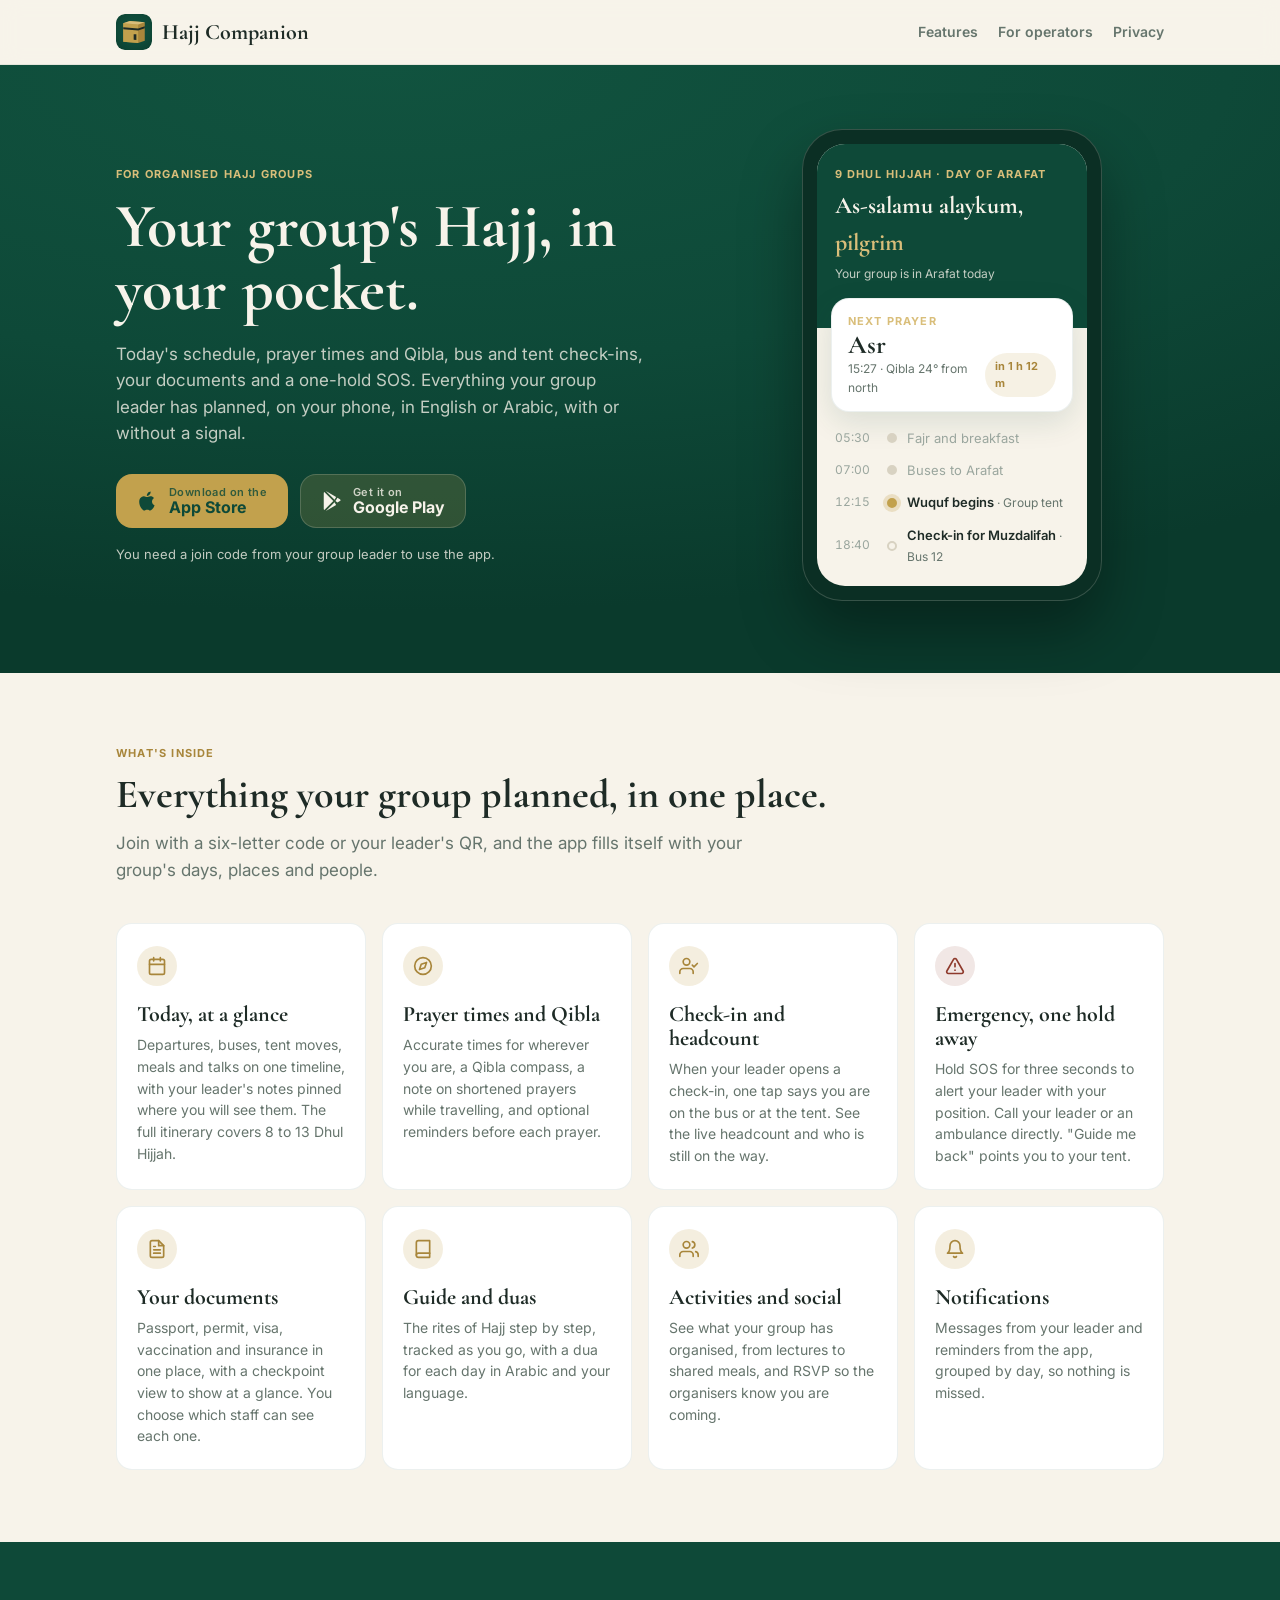
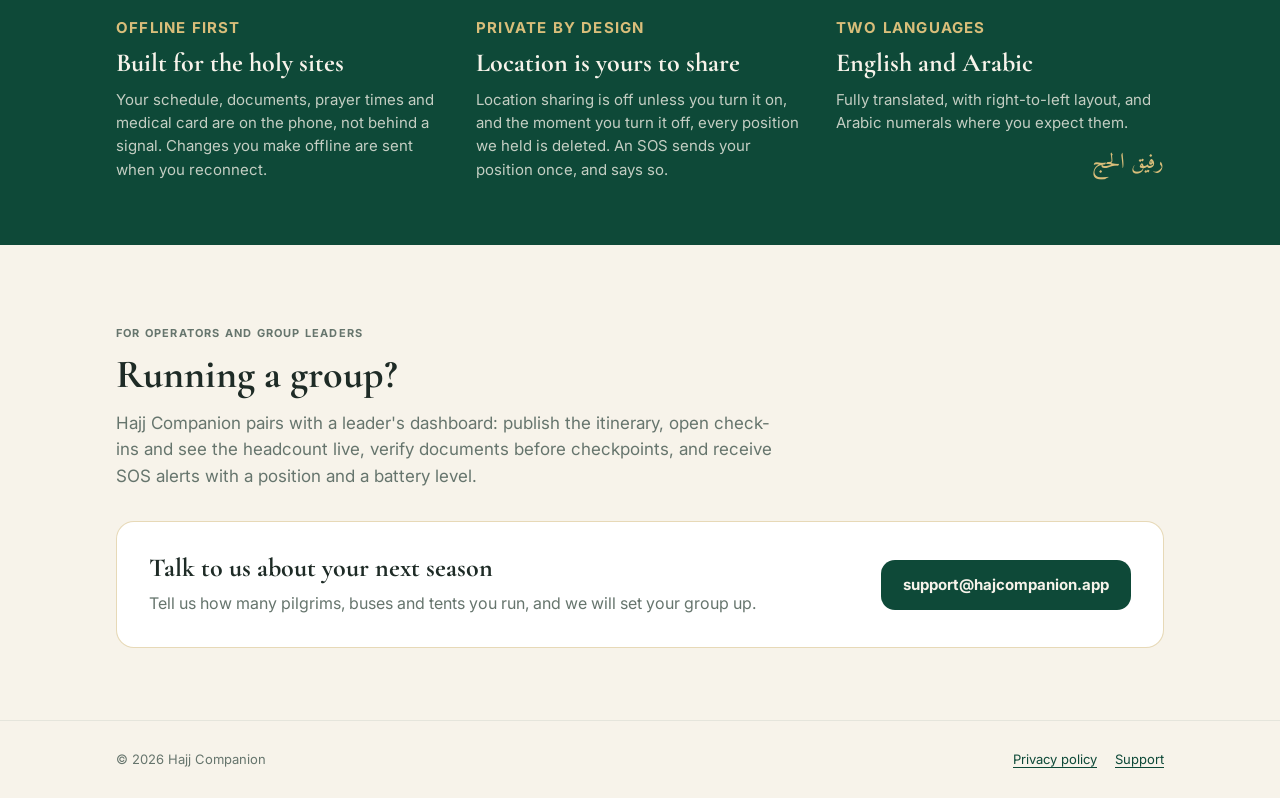
<file: index.html>
<!DOCTYPE html>
<html lang="en">
<head>
  <meta charset="utf-8">
  <meta name="viewport" content="width=device-width, initial-scale=1">
  <title>Hajj Companion — your group's Hajj, in your pocket</title>
  <meta name="description" content="Hajj Companion keeps pilgrims connected to their organised Hajj group: today's schedule, prayer times and Qibla, check-ins, documents and a one-hold SOS. Works offline in Mina and Arafat. English and Arabic.">
  <meta property="og:title" content="Hajj Companion">
  <meta property="og:description" content="Your group's Hajj, in your pocket. Schedule, prayer times, check-ins, documents and SOS, offline, in English and Arabic.">
  <meta property="og:type" content="website">
  <meta property="og:image" content="assets/icon.svg">
  <meta name="theme-color" content="#0E4938">
  <link rel="icon" href="assets/icon.svg" type="image/svg+xml">
  <link rel="preconnect" href="https://fonts.googleapis.com">
  <link rel="preconnect" href="https://fonts.gstatic.com" crossorigin>
  <link href="https://fonts.googleapis.com/css2?family=Amiri&family=Cormorant+Garamond:wght@600;700&family=Inter:wght@400;600;700&display=swap" rel="stylesheet">
  <link rel="stylesheet" href="assets/styles.css">
</head>
<body>

<header class="site-header">
  <div class="wrap">
    <a class="brand" href="index.html"><img src="assets/icon.svg" alt="" width="36" height="36">Hajj Companion</a>
    <nav class="site-nav" aria-label="Site">
      <a href="#features">Features</a>
      <a href="#operators">For operators</a>
      <a href="privacy.html">Privacy</a>
    </nav>
  </div>
</header>

<main>

<section class="hero on-dark">
  <div class="wrap">
    <div>
      <p class="eyebrow">For organised Hajj groups</p>
      <h1>Your group's Hajj, in your pocket.</h1>
      <p class="lede">Today's schedule, prayer times and Qibla, bus and tent check-ins, your documents and a one-hold SOS. Everything your group leader has planned, on your phone, in English or Arabic, with or without a signal.</p>
      <div class="store-row">
        <a class="store-btn" href="#" aria-label="Download on the App Store (coming soon)">
          <svg viewBox="0 0 24 24" fill="currentColor" aria-hidden="true"><path d="M16.37 12.65c-.03-2.6 2.13-3.85 2.22-3.91-1.21-1.77-3.09-2.01-3.76-2.04-1.6-.16-3.12.94-3.93.94-.81 0-2.06-.92-3.39-.89-1.74.03-3.35 1.01-4.25 2.57-1.81 3.14-.46 7.79 1.3 10.34.86 1.25 1.89 2.65 3.24 2.6 1.3-.05 1.79-.84 3.36-.84 1.57 0 2.01.84 3.39.81 1.4-.02 2.29-1.27 3.14-2.52.99-1.45 1.4-2.85 1.42-2.92-.03-.01-2.72-1.04-2.74-4.14zM13.8 5.01c.72-.87 1.2-2.08 1.07-3.28-1.03.04-2.28.69-3.02 1.55-.66.77-1.24 2-1.09 3.18 1.15.09 2.32-.58 3.04-1.45z"/></svg>
          <span><small>Download on the</small>App Store</span>
        </a>
        <a class="store-btn secondary" href="#" aria-label="Get it on Google Play (coming soon)">
          <svg viewBox="0 0 24 24" fill="currentColor" aria-hidden="true"><path d="M3.6 2.2 13.4 12 3.6 21.8c-.37-.2-.6-.6-.6-1.1V3.3c0-.5.23-.9.6-1.1zm11.2 8.4L5.3 1.1 16.5 7.6l-1.7 3zM17.9 8.4l2.7 1.6c1 .6 1 1.5 0 2.1l-2.7 1.6L15.8 12l2.1-3.6zM14.8 13.4l1.7 3-11.2 6.5 9.5-9.5z"/></svg>
          <span><small>Get it on</small>Google Play</span>
        </a>
      </div>
      <p class="hero-note">You need a join code from your group leader to use the app.</p>
    </div>

    <div class="phone" aria-hidden="true">
      <div class="screen">
        <div class="screen-top">
          <p class="eyebrow">9 Dhul Hijjah · Day of Arafat</p>
          <p class="greet">As-salamu alaykum, <em>pilgrim</em></p>
          <p class="sub">Your group is in Arafat today</p>
        </div>
        <div class="card next">
          <div>
            <p class="eyebrow">Next prayer</p>
            <p class="value">Asr</p>
            <p class="meta">15:27 · Qibla 24° from north</p>
          </div>
          <span class="pill">in 1 h 12 m</span>
        </div>
        <div class="timeline">
          <div class="row done"><span class="time">05:30</span><span class="dot done"></span><span class="title">Fajr and breakfast</span></div>
          <div class="row done"><span class="time">07:00</span><span class="dot done"></span><span class="title">Buses to Arafat</span></div>
          <div class="row"><span class="time">12:15</span><span class="dot now"></span><span class="title">Wuquf begins <span class="where">· Group tent</span></span></div>
          <div class="row"><span class="time">18:40</span><span class="dot"></span><span class="title">Check-in for Muzdalifah <span class="where">· Bus 12</span></span></div>
        </div>
      </div>
    </div>
  </div>
</section>

<section class="section" id="features">
  <div class="wrap">
    <p class="eyebrow">What's inside</p>
    <h2>Everything your group planned, in one place.</h2>
    <p class="intro">Join with a six-letter code or your leader's QR, and the app fills itself with your group's days, places and people.</p>

    <div class="features">
      <div class="feature">
        <div class="icon"><svg viewBox="0 0 24 24" fill="none" stroke="currentColor" stroke-width="2" stroke-linecap="round" stroke-linejoin="round"><rect x="3" y="4" width="18" height="18" rx="2"/><path d="M16 2v4M8 2v4M3 10h18"/></svg></div>
        <h3>Today, at a glance</h3>
        <p>Departures, buses, tent moves, meals and talks on one timeline, with your leader's notes pinned where you will see them. The full itinerary covers 8 to 13 Dhul Hijjah.</p>
      </div>
      <div class="feature">
        <div class="icon"><svg viewBox="0 0 24 24" fill="none" stroke="currentColor" stroke-width="2" stroke-linecap="round" stroke-linejoin="round"><circle cx="12" cy="12" r="10"/><path d="m16.24 7.76-2.12 6.36-6.36 2.12 2.12-6.36z"/></svg></div>
        <h3>Prayer times and Qibla</h3>
        <p>Accurate times for wherever you are, a Qibla compass, a note on shortened prayers while travelling, and optional reminders before each prayer.</p>
      </div>
      <div class="feature">
        <div class="icon"><svg viewBox="0 0 24 24" fill="none" stroke="currentColor" stroke-width="2" stroke-linecap="round" stroke-linejoin="round"><path d="M17 21v-2a4 4 0 0 0-4-4H5a4 4 0 0 0-4 4v2"/><circle cx="9" cy="7" r="4"/><path d="m16 11 2 2 4-4"/></svg></div>
        <h3>Check-in and headcount</h3>
        <p>When your leader opens a check-in, one tap says you are on the bus or at the tent. See the live headcount and who is still on the way.</p>
      </div>
      <div class="feature sos">
        <div class="icon"><svg viewBox="0 0 24 24" fill="none" stroke="currentColor" stroke-width="2" stroke-linecap="round" stroke-linejoin="round"><path d="m21.73 18-8-14a2 2 0 0 0-3.48 0l-8 14A2 2 0 0 0 4 21h16a2 2 0 0 0 1.73-3z"/><path d="M12 9v4M12 17h.01"/></svg></div>
        <h3>Emergency, one hold away</h3>
        <p>Hold SOS for three seconds to alert your leader with your position. Call your leader or an ambulance directly. "Guide me back" points you to your tent.</p>
      </div>
      <div class="feature">
        <div class="icon"><svg viewBox="0 0 24 24" fill="none" stroke="currentColor" stroke-width="2" stroke-linecap="round" stroke-linejoin="round"><path d="M14 2H6a2 2 0 0 0-2 2v16a2 2 0 0 0 2 2h12a2 2 0 0 0 2-2V8z"/><path d="M14 2v6h6M16 13H8M16 17H8M10 9H8"/></svg></div>
        <h3>Your documents</h3>
        <p>Passport, permit, visa, vaccination and insurance in one place, with a checkpoint view to show at a glance. You choose which staff can see each one.</p>
      </div>
      <div class="feature">
        <div class="icon"><svg viewBox="0 0 24 24" fill="none" stroke="currentColor" stroke-width="2" stroke-linecap="round" stroke-linejoin="round"><path d="M4 19.5A2.5 2.5 0 0 1 6.5 17H20"/><path d="M6.5 2H20v20H6.5A2.5 2.5 0 0 1 4 19.5v-15A2.5 2.5 0 0 1 6.5 2z"/></svg></div>
        <h3>Guide and duas</h3>
        <p>The rites of Hajj step by step, tracked as you go, with a dua for each day in Arabic and your language.</p>
      </div>
      <div class="feature">
        <div class="icon"><svg viewBox="0 0 24 24" fill="none" stroke="currentColor" stroke-width="2" stroke-linecap="round" stroke-linejoin="round"><path d="M17 21v-2a4 4 0 0 0-4-4H5a4 4 0 0 0-4 4v2"/><circle cx="9" cy="7" r="4"/><path d="M23 21v-2a4 4 0 0 0-3-3.87M16 3.13a4 4 0 0 1 0 7.75"/></svg></div>
        <h3>Activities and social</h3>
        <p>See what your group has organised, from lectures to shared meals, and RSVP so the organisers know you are coming.</p>
      </div>
      <div class="feature">
        <div class="icon"><svg viewBox="0 0 24 24" fill="none" stroke="currentColor" stroke-width="2" stroke-linecap="round" stroke-linejoin="round"><path d="M18 8A6 6 0 0 0 6 8c0 7-3 9-3 9h18s-3-2-3-9"/><path d="M13.73 21a2 2 0 0 1-3.46 0"/></svg></div>
        <h3>Notifications</h3>
        <p>Messages from your leader and reminders from the app, grouped by day, so nothing is missed.</p>
      </div>
    </div>
  </div>
</section>

<section class="strip on-dark">
  <div class="wrap">
    <div>
      <p class="eyebrow">Offline first</p>
      <h3>Built for the holy sites</h3>
      <p>Your schedule, documents, prayer times and medical card are on the phone, not behind a signal. Changes you make offline are sent when you reconnect.</p>
    </div>
    <div>
      <p class="eyebrow">Private by design</p>
      <h3>Location is yours to share</h3>
      <p>Location sharing is off unless you turn it on, and the moment you turn it off, every position we held is deleted. An SOS sends your position once, and says so.</p>
    </div>
    <div>
      <p class="eyebrow">Two languages</p>
      <h3>English and Arabic</h3>
      <p>Fully translated, with right-to-left layout, and Arabic numerals where you expect them.</p>
      <p class="ar" lang="ar">رفيق الحج</p>
    </div>
  </div>
</section>

<section class="section operators" id="operators">
  <div class="wrap">
    <p class="eyebrow">For operators and group leaders</p>
    <h2>Running a group?</h2>
    <p class="intro">Hajj Companion pairs with a leader's dashboard: publish the itinerary, open check-ins and see the headcount live, verify documents before checkpoints, and receive SOS alerts with a position and a battery level.</p>
    <div class="card-wide">
      <div>
        <h3>Talk to us about your next season</h3>
        <p>Tell us how many pilgrims, buses and tents you run, and we will set your group up.</p>
      </div>
      <a class="btn" href="mailto:support@hajcompanion.app">support@hajcompanion.app</a>
    </div>
  </div>
</section>

</main>

<footer class="site-footer">
  <div class="wrap">
    <span>© 2026 Hajj Companion</span>
    <nav aria-label="Legal">
      <a href="privacy.html">Privacy policy</a>
      <a href="mailto:support@hajcompanion.app">Support</a>
    </nav>
  </div>
</footer>

</body>
</html>
</file>
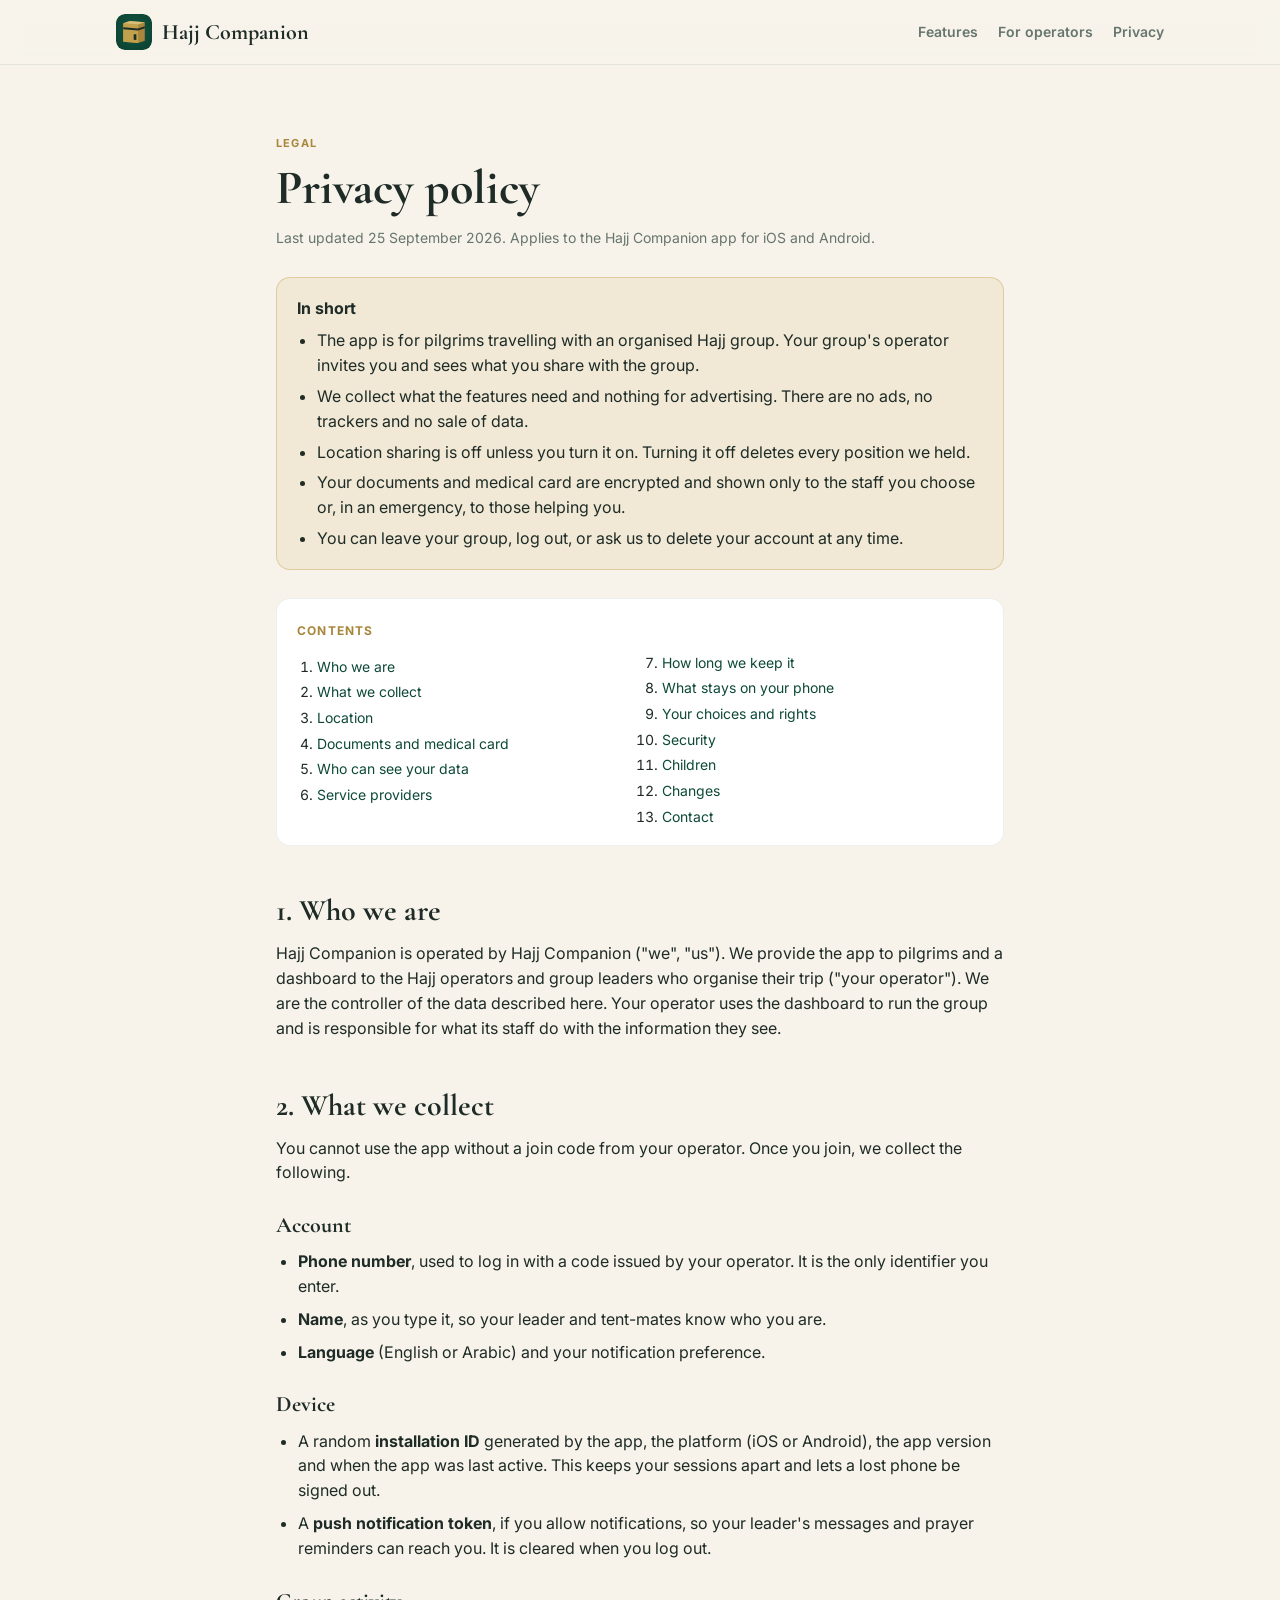
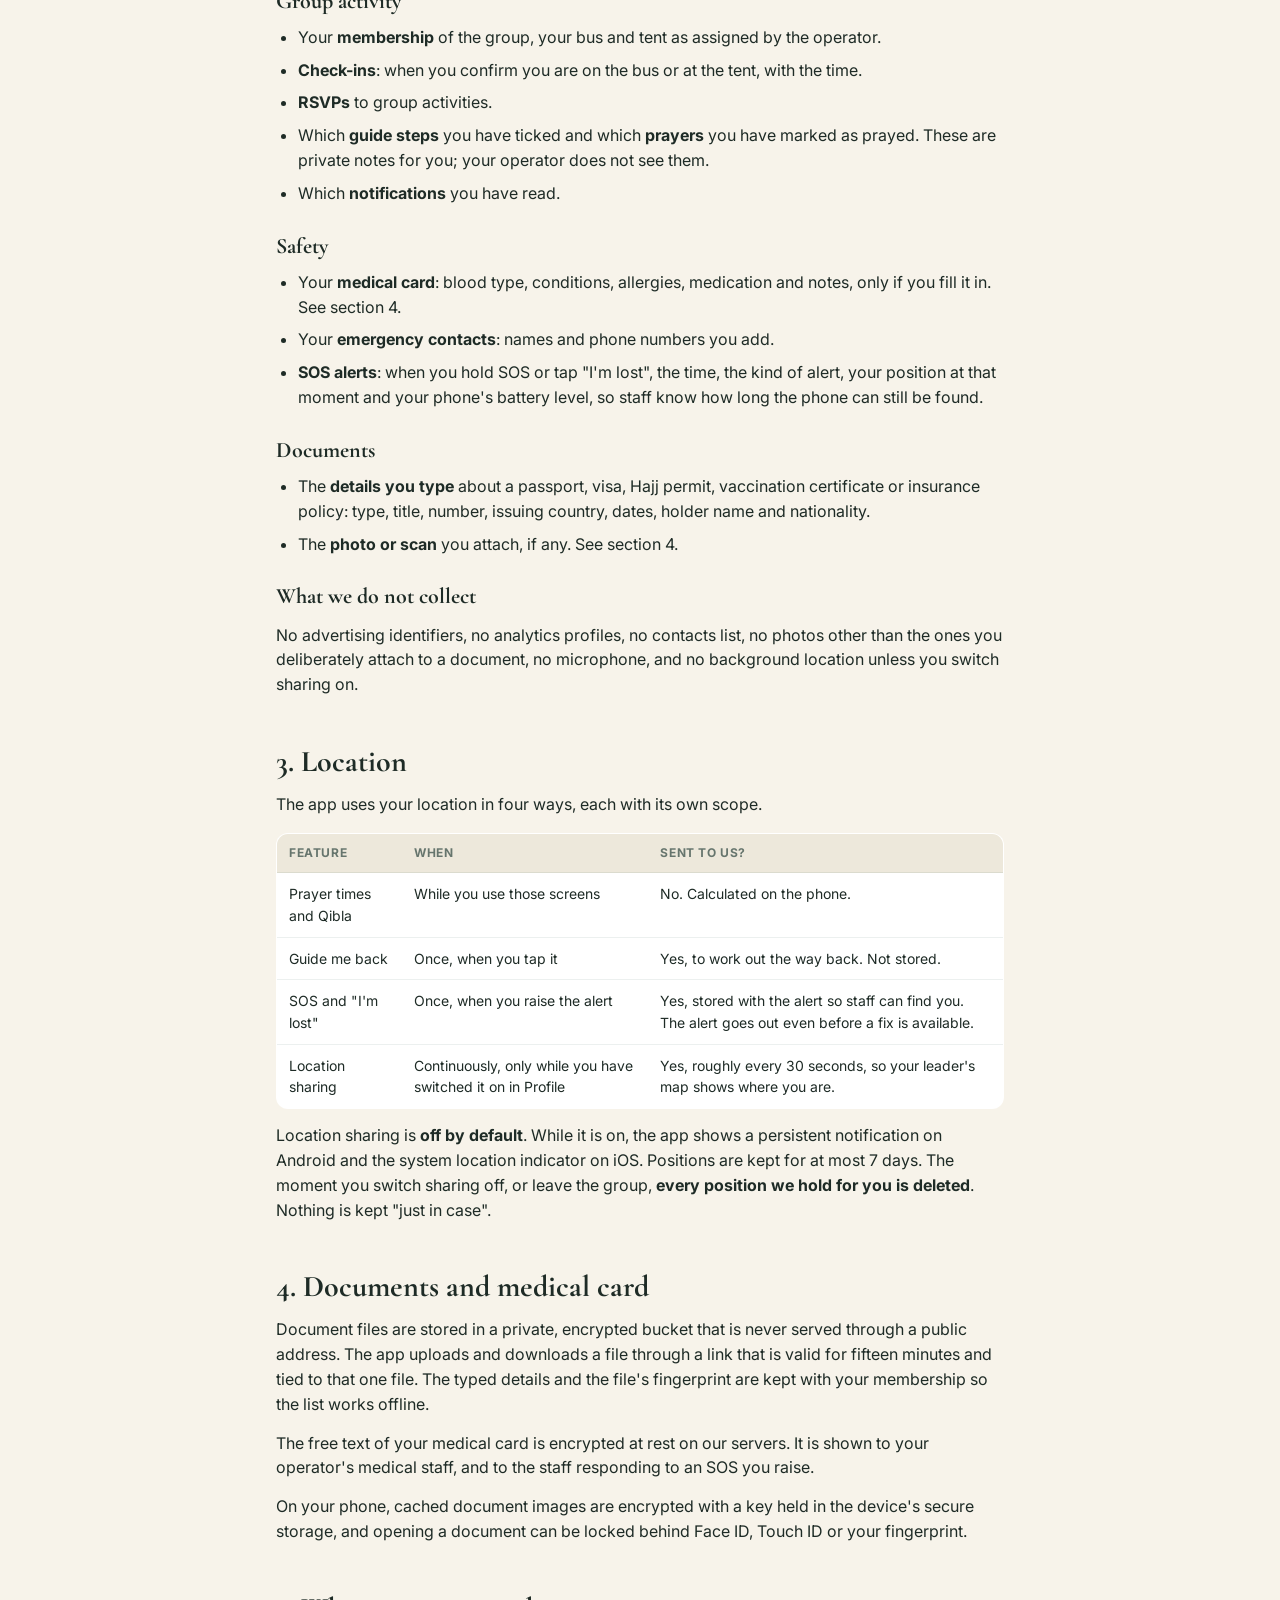
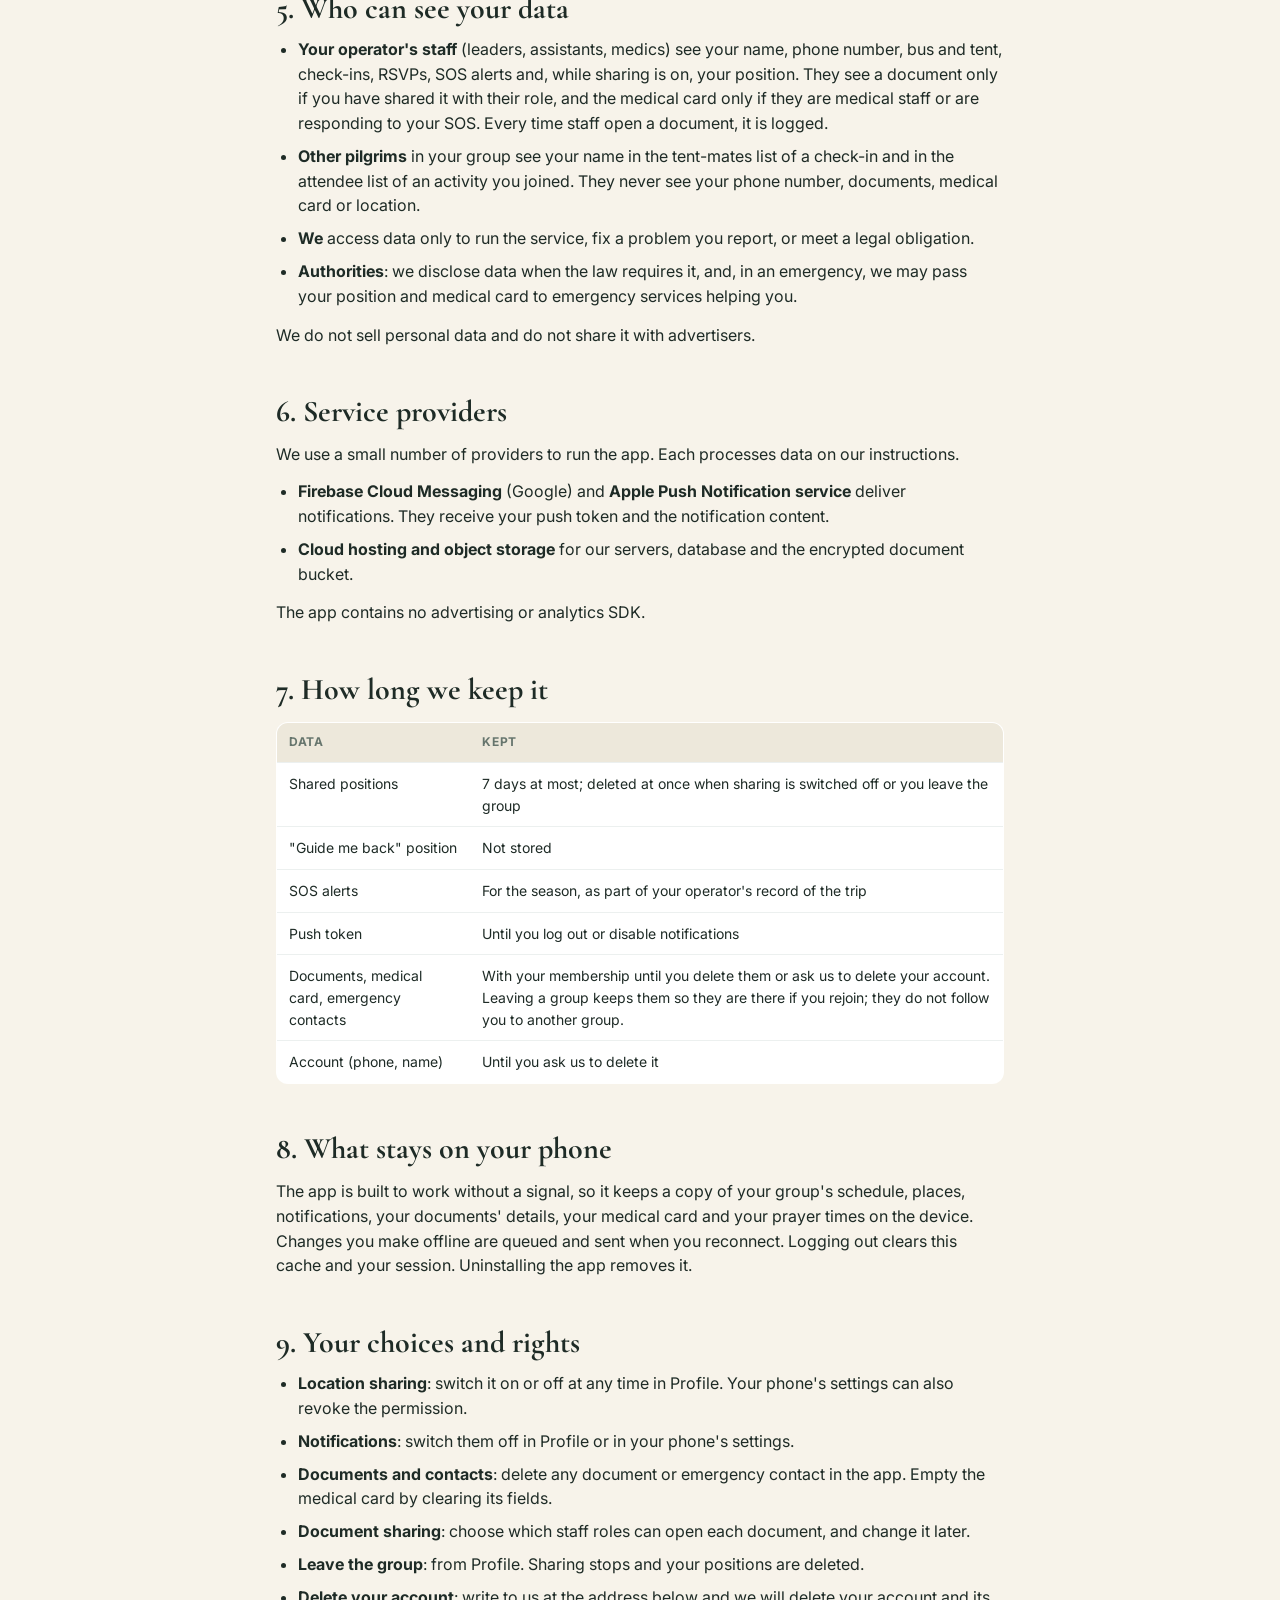
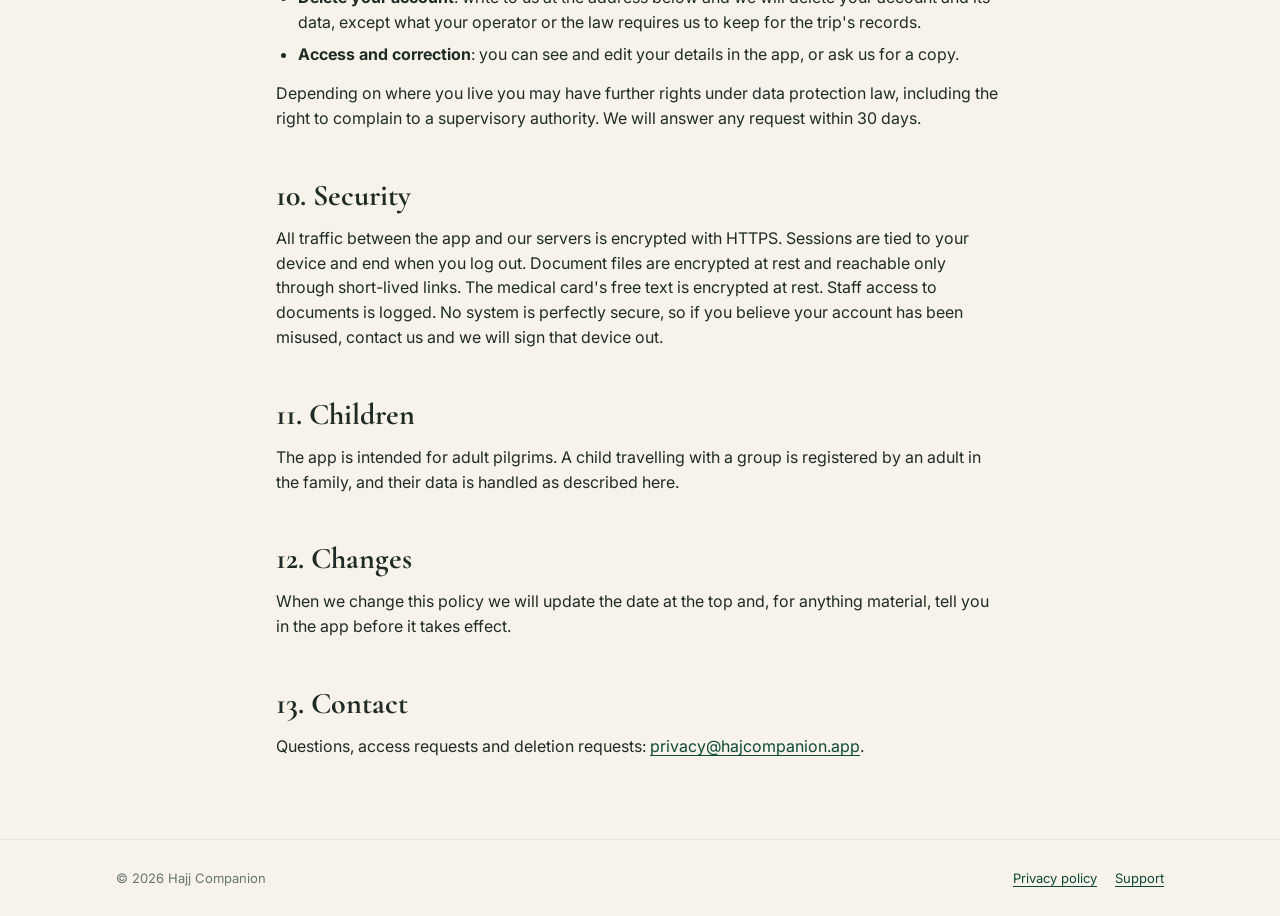
<file: privacy.html>
<!DOCTYPE html>
<html lang="en">
<head>
  <meta charset="utf-8">
  <meta name="viewport" content="width=device-width, initial-scale=1">
  <title>Privacy policy — Hajj Companion</title>
  <meta name="description" content="What the Hajj Companion app collects, why, who can see it, how long it is kept, and the choices you have.">
  <meta name="theme-color" content="#0E4938">
  <link rel="icon" href="assets/icon.svg" type="image/svg+xml">
  <link rel="preconnect" href="https://fonts.googleapis.com">
  <link rel="preconnect" href="https://fonts.gstatic.com" crossorigin>
  <link href="https://fonts.googleapis.com/css2?family=Cormorant+Garamond:wght@600;700&family=Inter:wght@400;600;700&display=swap" rel="stylesheet">
  <link rel="stylesheet" href="assets/styles.css">
</head>
<body>

<header class="site-header">
  <div class="wrap">
    <a class="brand" href="index.html"><img src="assets/icon.svg" alt="" width="36" height="36">Hajj Companion</a>
    <nav class="site-nav" aria-label="Site">
      <a href="index.html#features">Features</a>
      <a href="index.html#operators">For operators</a>
      <a href="privacy.html" aria-current="page">Privacy</a>
    </nav>
  </div>
</header>

<main class="doc">
  <div class="wrap">
    <p class="eyebrow">Legal</p>
    <h1>Privacy policy</h1>
    <p class="updated">Last updated 25 September 2026. Applies to the Hajj Companion app for iOS and Android.</p>

    <div class="summary">
      <strong>In short</strong>
      <ul>
        <li>The app is for pilgrims travelling with an organised Hajj group. Your group's operator invites you and sees what you share with the group.</li>
        <li>We collect what the features need and nothing for advertising. There are no ads, no trackers and no sale of data.</li>
        <li>Location sharing is off unless you turn it on. Turning it off deletes every position we held.</li>
        <li>Your documents and medical card are encrypted and shown only to the staff you choose or, in an emergency, to those helping you.</li>
        <li>You can leave your group, log out, or ask us to delete your account at any time.</li>
      </ul>
    </div>

    <nav class="toc" aria-label="Contents">
      <strong>Contents</strong>
      <ol>
        <li><a href="#who">Who we are</a></li>
        <li><a href="#collect">What we collect</a></li>
        <li><a href="#location">Location</a></li>
        <li><a href="#documents">Documents and medical card</a></li>
        <li><a href="#sharing">Who can see your data</a></li>
        <li><a href="#providers">Service providers</a></li>
        <li><a href="#retention">How long we keep it</a></li>
        <li><a href="#device">What stays on your phone</a></li>
        <li><a href="#choices">Your choices and rights</a></li>
        <li><a href="#security">Security</a></li>
        <li><a href="#children">Children</a></li>
        <li><a href="#changes">Changes</a></li>
        <li><a href="#contact">Contact</a></li>
      </ol>
    </nav>

    <h2 id="who">1. Who we are</h2>
    <p>Hajj Companion is operated by Hajj Companion ("we", "us"). We provide the app to pilgrims and a dashboard to the Hajj operators and group leaders who organise their trip ("your operator"). We are the controller of the data described here. Your operator uses the dashboard to run the group and is responsible for what its staff do with the information they see.</p>

    <h2 id="collect">2. What we collect</h2>
    <p>You cannot use the app without a join code from your operator. Once you join, we collect the following.</p>

    <h3>Account</h3>
    <ul>
      <li><strong>Phone number</strong>, used to log in with a code issued by your operator. It is the only identifier you enter.</li>
      <li><strong>Name</strong>, as you type it, so your leader and tent-mates know who you are.</li>
      <li><strong>Language</strong> (English or Arabic) and your notification preference.</li>
    </ul>

    <h3>Device</h3>
    <ul>
      <li>A random <strong>installation ID</strong> generated by the app, the platform (iOS or Android), the app version and when the app was last active. This keeps your sessions apart and lets a lost phone be signed out.</li>
      <li>A <strong>push notification token</strong>, if you allow notifications, so your leader's messages and prayer reminders can reach you. It is cleared when you log out.</li>
    </ul>

    <h3>Group activity</h3>
    <ul>
      <li>Your <strong>membership</strong> of the group, your bus and tent as assigned by the operator.</li>
      <li><strong>Check-ins</strong>: when you confirm you are on the bus or at the tent, with the time.</li>
      <li><strong>RSVPs</strong> to group activities.</li>
      <li>Which <strong>guide steps</strong> you have ticked and which <strong>prayers</strong> you have marked as prayed. These are private notes for you; your operator does not see them.</li>
      <li>Which <strong>notifications</strong> you have read.</li>
    </ul>

    <h3>Safety</h3>
    <ul>
      <li>Your <strong>medical card</strong>: blood type, conditions, allergies, medication and notes, only if you fill it in. See section 4.</li>
      <li>Your <strong>emergency contacts</strong>: names and phone numbers you add.</li>
      <li><strong>SOS alerts</strong>: when you hold SOS or tap "I'm lost", the time, the kind of alert, your position at that moment and your phone's battery level, so staff know how long the phone can still be found.</li>
    </ul>

    <h3>Documents</h3>
    <ul>
      <li>The <strong>details you type</strong> about a passport, visa, Hajj permit, vaccination certificate or insurance policy: type, title, number, issuing country, dates, holder name and nationality.</li>
      <li>The <strong>photo or scan</strong> you attach, if any. See section 4.</li>
    </ul>

    <h3>What we do not collect</h3>
    <p>No advertising identifiers, no analytics profiles, no contacts list, no photos other than the ones you deliberately attach to a document, no microphone, and no background location unless you switch sharing on.</p>

    <h2 id="location">3. Location</h2>
    <p>The app uses your location in four ways, each with its own scope.</p>
    <table>
      <thead><tr><th>Feature</th><th>When</th><th>Sent to us?</th></tr></thead>
      <tbody>
        <tr><td>Prayer times and Qibla</td><td>While you use those screens</td><td>No. Calculated on the phone.</td></tr>
        <tr><td>Guide me back</td><td>Once, when you tap it</td><td>Yes, to work out the way back. Not stored.</td></tr>
        <tr><td>SOS and "I'm lost"</td><td>Once, when you raise the alert</td><td>Yes, stored with the alert so staff can find you. The alert goes out even before a fix is available.</td></tr>
        <tr><td>Location sharing</td><td>Continuously, only while you have switched it on in Profile</td><td>Yes, roughly every 30 seconds, so your leader's map shows where you are.</td></tr>
      </tbody>
    </table>
    <p>Location sharing is <strong>off by default</strong>. While it is on, the app shows a persistent notification on Android and the system location indicator on iOS. Positions are kept for at most 7 days. The moment you switch sharing off, or leave the group, <strong>every position we hold for you is deleted</strong>. Nothing is kept "just in case".</p>

    <h2 id="documents">4. Documents and medical card</h2>
    <p>Document files are stored in a private, encrypted bucket that is never served through a public address. The app uploads and downloads a file through a link that is valid for fifteen minutes and tied to that one file. The typed details and the file's fingerprint are kept with your membership so the list works offline.</p>
    <p>The free text of your medical card is encrypted at rest on our servers. It is shown to your operator's medical staff, and to the staff responding to an SOS you raise.</p>
    <p>On your phone, cached document images are encrypted with a key held in the device's secure storage, and opening a document can be locked behind Face ID, Touch ID or your fingerprint.</p>

    <h2 id="sharing">5. Who can see your data</h2>
    <ul>
      <li><strong>Your operator's staff</strong> (leaders, assistants, medics) see your name, phone number, bus and tent, check-ins, RSVPs, SOS alerts and, while sharing is on, your position. They see a document only if you have shared it with their role, and the medical card only if they are medical staff or are responding to your SOS. Every time staff open a document, it is logged.</li>
      <li><strong>Other pilgrims</strong> in your group see your name in the tent-mates list of a check-in and in the attendee list of an activity you joined. They never see your phone number, documents, medical card or location.</li>
      <li><strong>We</strong> access data only to run the service, fix a problem you report, or meet a legal obligation.</li>
      <li><strong>Authorities</strong>: we disclose data when the law requires it, and, in an emergency, we may pass your position and medical card to emergency services helping you.</li>
    </ul>
    <p>We do not sell personal data and do not share it with advertisers.</p>

    <h2 id="providers">6. Service providers</h2>
    <p>We use a small number of providers to run the app. Each processes data on our instructions.</p>
    <ul>
      <li><strong>Firebase Cloud Messaging</strong> (Google) and <strong>Apple Push Notification service</strong> deliver notifications. They receive your push token and the notification content.</li>
      <li><strong>Cloud hosting and object storage</strong> for our servers, database and the encrypted document bucket.</li>
    </ul>
    <p>The app contains no advertising or analytics SDK.</p>

    <h2 id="retention">7. How long we keep it</h2>
    <table>
      <thead><tr><th>Data</th><th>Kept</th></tr></thead>
      <tbody>
        <tr><td>Shared positions</td><td>7 days at most; deleted at once when sharing is switched off or you leave the group</td></tr>
        <tr><td>"Guide me back" position</td><td>Not stored</td></tr>
        <tr><td>SOS alerts</td><td>For the season, as part of your operator's record of the trip</td></tr>
        <tr><td>Push token</td><td>Until you log out or disable notifications</td></tr>
        <tr><td>Documents, medical card, emergency contacts</td><td>With your membership until you delete them or ask us to delete your account. Leaving a group keeps them so they are there if you rejoin; they do not follow you to another group.</td></tr>
        <tr><td>Account (phone, name)</td><td>Until you ask us to delete it</td></tr>
      </tbody>
    </table>

    <h2 id="device">8. What stays on your phone</h2>
    <p>The app is built to work without a signal, so it keeps a copy of your group's schedule, places, notifications, your documents' details, your medical card and your prayer times on the device. Changes you make offline are queued and sent when you reconnect. Logging out clears this cache and your session. Uninstalling the app removes it.</p>

    <h2 id="choices">9. Your choices and rights</h2>
    <ul>
      <li><strong>Location sharing</strong>: switch it on or off at any time in Profile. Your phone's settings can also revoke the permission.</li>
      <li><strong>Notifications</strong>: switch them off in Profile or in your phone's settings.</li>
      <li><strong>Documents and contacts</strong>: delete any document or emergency contact in the app. Empty the medical card by clearing its fields.</li>
      <li><strong>Document sharing</strong>: choose which staff roles can open each document, and change it later.</li>
      <li><strong>Leave the group</strong>: from Profile. Sharing stops and your positions are deleted.</li>
      <li><strong>Delete your account</strong>: write to us at the address below and we will delete your account and its data, except what your operator or the law requires us to keep for the trip's records.</li>
      <li><strong>Access and correction</strong>: you can see and edit your details in the app, or ask us for a copy.</li>
    </ul>
    <p>Depending on where you live you may have further rights under data protection law, including the right to complain to a supervisory authority. We will answer any request within 30 days.</p>

    <h2 id="security">10. Security</h2>
    <p>All traffic between the app and our servers is encrypted with HTTPS. Sessions are tied to your device and end when you log out. Document files are encrypted at rest and reachable only through short-lived links. The medical card's free text is encrypted at rest. Staff access to documents is logged. No system is perfectly secure, so if you believe your account has been misused, contact us and we will sign that device out.</p>

    <h2 id="children">11. Children</h2>
    <p>The app is intended for adult pilgrims. A child travelling with a group is registered by an adult in the family, and their data is handled as described here.</p>

    <h2 id="changes">12. Changes</h2>
    <p>When we change this policy we will update the date at the top and, for anything material, tell you in the app before it takes effect.</p>

    <h2 id="contact">13. Contact</h2>
    <p>Questions, access requests and deletion requests: <a href="mailto:privacy@hajcompanion.app">privacy@hajcompanion.app</a>.</p>
  </div>
</main>

<footer class="site-footer">
  <div class="wrap">
    <span>© 2026 Hajj Companion</span>
    <nav aria-label="Legal">
      <a href="privacy.html">Privacy policy</a>
      <a href="mailto:support@hajcompanion.app">Support</a>
    </nav>
  </div>
</footer>

</body>
</html>
</file>
<file: assets/styles.css>
/* Hajj Companion website. Tokens mirror the app's lib/core/theme
   (docs/hajj-companion-flutter-plan.md §3). */

:root {
  --deep-green: #0E4938;
  --deep-green-dark: #0A3A2C;
  --ivory: #F7F3EA;
  --gold: #C2A14D;
  --gold-dark: #A8863B;
  --gold-light: #D9BE7A;
  --danger: #8E3A2C;
  --text: #1E2B26;
  --text-secondary: #66756D;
  --text-muted: #9AA69E;
  --white: #FFFFFF;
  --sand: #EDE8DB;
  --line-soft: #D8D2C2;
  --green-a08: rgba(14, 73, 56, .08);
  --green-a12: rgba(14, 73, 56, .12);
  --green-a15: rgba(14, 73, 56, .15);
  --ivory-a12: rgba(247, 243, 234, .12);
  --ivory-a18: rgba(247, 243, 234, .18);
  --ivory-a78: rgba(247, 243, 234, .78);
  --gold-a12: rgba(194, 161, 77, .12);
  --gold-a40: rgba(194, 161, 77, .40);

  --font-display: "Cormorant Garamond", "Amiri", Georgia, serif;
  --font-body: "Inter", -apple-system, BlinkMacSystemFont, "Segoe UI", Roboto, sans-serif;
  --font-arabic: "Amiri", serif;

  --r-md: 12px;
  --r-lg: 14px;
  --r-xl: 16px;
  --r-xxl: 18px;
  --r-pill: 100px;

  --gutter: 16px;
  --max: 1080px;
}

* { box-sizing: border-box; }

html { scroll-behavior: smooth; }

body {
  margin: 0;
  background: var(--ivory);
  color: var(--text);
  font-family: var(--font-body);
  font-size: 16px;
  line-height: 1.55;
  -webkit-font-smoothing: antialiased;
}

a { color: var(--deep-green); text-decoration-thickness: 1px; text-underline-offset: 3px; }
a:hover { color: var(--gold-dark); }

h1, h2, h3 {
  font-family: var(--font-display);
  font-weight: 700;
  line-height: 1.1;
  margin: 0;
}

p { margin: 0; }

.wrap {
  max-width: var(--max);
  margin: 0 auto;
  padding-inline: var(--gutter);
}

.eyebrow {
  font-size: 11px;
  font-weight: 700;
  letter-spacing: 1.2px;
  text-transform: uppercase;
  color: var(--gold-dark);
}

.on-dark .eyebrow { color: var(--gold-light); }

/* Header */

.site-header {
  position: sticky;
  top: 0;
  z-index: 10;
  background: rgba(247, 243, 234, .92);
  backdrop-filter: blur(10px);
  border-bottom: 1px solid var(--green-a08);
}

.site-header .wrap {
  display: flex;
  align-items: center;
  justify-content: space-between;
  height: 64px;
  gap: 16px;
}

.brand {
  display: flex;
  align-items: center;
  gap: 10px;
  text-decoration: none;
  color: var(--text);
  font-family: var(--font-display);
  font-size: 22px;
  font-weight: 700;
}

.brand img { width: 36px; height: 36px; border-radius: 9px; }

.site-nav { display: flex; gap: 20px; font-size: 14px; font-weight: 600; }
.site-nav a { text-decoration: none; color: var(--text-secondary); }
.site-nav a:hover { color: var(--deep-green); }

/* Hero */

.hero {
  background: radial-gradient(120% 90% at 30% 0%, #11533F 0%, var(--deep-green) 55%, var(--deep-green-dark) 100%);
  color: var(--ivory);
  padding-block: 64px 72px;
}

.hero .wrap {
  display: grid;
  grid-template-columns: 1.15fr .85fr;
  gap: 48px;
  align-items: center;
}

.hero h1 {
  font-size: clamp(40px, 6vw, 62px);
  line-height: 1.02;
  margin-top: 12px;
}

.hero .lede {
  margin-top: 20px;
  font-size: 17px;
  color: var(--ivory-a78);
  max-width: 48ch;
}

.store-row {
  display: flex;
  flex-wrap: wrap;
  gap: 12px;
  margin-top: 28px;
}

.store-btn {
  display: inline-flex;
  align-items: center;
  gap: 10px;
  height: 54px;
  padding-inline: 20px;
  border-radius: var(--r-xl);
  background: var(--gold);
  color: var(--deep-green);
  font-weight: 700;
  font-size: 16px;
  text-decoration: none;
  border: 1px solid transparent;
}

.store-btn.secondary {
  background: rgba(194, 161, 77, .20);
  color: var(--ivory);
  border-color: var(--ivory-a18);
}

.store-btn:hover { filter: brightness(1.05); color: inherit; }
.store-btn svg { width: 22px; height: 22px; flex: none; }
.store-btn small { display: block; font-size: 11px; font-weight: 600; letter-spacing: .4px; opacity: .8; line-height: 1.1; }
.store-btn span { line-height: 1.15; }

.hero-note {
  margin-top: 16px;
  font-size: 13px;
  color: var(--ivory-a78);
}

/* Phone mock */

.phone {
  justify-self: center;
  width: 300px;
  padding: 14px;
  border-radius: 40px;
  background: #0B2F24;
  border: 1px solid var(--ivory-a18);
  box-shadow: 0 30px 60px rgba(0, 0, 0, .35);
}

.screen {
  border-radius: 28px;
  background: var(--ivory);
  overflow: hidden;
  color: var(--text);
}

.screen-top {
  background: var(--deep-green);
  color: var(--ivory);
  padding: 22px 18px 44px;
}

.screen-top .greet { font-family: var(--font-display); font-size: 24px; font-weight: 700; margin-top: 4px; }
.screen-top .greet em { font-style: normal; color: var(--gold-light); }
.screen-top .sub { font-size: 12px; color: var(--ivory-a78); margin-top: 4px; }

.card {
  background: var(--white);
  border: 1px solid var(--green-a08);
  border-radius: var(--r-xxl);
  padding: 14px 16px;
}

.card.next {
  margin: -30px 14px 0;
  box-shadow: 0 10px 30px rgba(14, 73, 56, .12);
  display: flex;
  justify-content: space-between;
  align-items: flex-end;
}

.card.next .value { font-family: var(--font-display); font-size: 26px; font-weight: 700; line-height: 1.15; }
.card.next .meta { font-size: 12px; color: var(--text-secondary); }
.card.next .pill {
  font-size: 11px;
  font-weight: 700;
  color: var(--gold-dark);
  background: rgba(194, 161, 77, .15);
  border-radius: var(--r-pill);
  padding: 5px 10px;
}

.timeline { padding: 16px 18px 20px; display: grid; gap: 12px; }
.timeline .row { display: grid; grid-template-columns: 44px 12px 1fr; gap: 8px; align-items: center; font-size: 13px; }
.timeline .time { color: var(--text-muted); font-size: 12px; font-variant-numeric: tabular-nums; }
.timeline .dot { width: 10px; height: 10px; border-radius: 50%; border: 2px solid var(--line-soft); background: var(--ivory); }
.timeline .dot.now { border-color: var(--gold); background: var(--gold); box-shadow: 0 0 0 4px rgba(194, 161, 77, .25); }
.timeline .dot.done { border-color: var(--line-soft); background: var(--line-soft); }
.timeline .title { font-weight: 600; }
.timeline .row.done .title { color: var(--text-muted); font-weight: 400; }
.timeline .where { color: var(--text-secondary); font-size: 12px; font-weight: 400; }

/* Sections */

.section { padding-block: 72px; }
.section h2 { font-size: clamp(30px, 4vw, 40px); margin-top: 10px; }
.section .intro { margin-top: 14px; color: var(--text-secondary); max-width: 60ch; font-size: 17px; }

.features {
  display: grid;
  grid-template-columns: repeat(4, 1fr);
  gap: 16px;
  margin-top: 40px;
}

.feature {
  background: var(--white);
  border: 1px solid var(--green-a08);
  border-radius: var(--r-xl);
  padding: 22px 20px;
}

.feature .icon {
  width: 40px;
  height: 40px;
  border-radius: 50%;
  background: rgba(194, 161, 77, .18);
  display: grid;
  place-items: center;
  color: var(--gold-dark);
}

.feature .icon svg { width: 20px; height: 20px; }
.feature h3 { font-size: 22px; margin-top: 16px; }
.feature p { margin-top: 8px; font-size: 14px; color: var(--text-secondary); }
.feature.sos .icon { background: rgba(142, 58, 44, .12); color: var(--danger); }

/* Dark strip */

.strip {
  background: var(--deep-green);
  color: var(--ivory);
}

.strip .wrap {
  display: grid;
  grid-template-columns: repeat(3, 1fr);
  gap: 32px;
  padding-block: 64px;
}

.strip h3 { font-size: 26px; margin-top: 10px; }
.strip p { margin-top: 10px; color: var(--ivory-a78); font-size: 15px; }
.strip .ar { font-family: var(--font-arabic); font-size: 22px; color: var(--gold-light); direction: rtl; margin-top: 12px; }

/* Operators */

.operators .card-wide {
  margin-top: 32px;
  background: var(--white);
  border: 1px solid var(--gold-a40);
  border-radius: var(--r-xxl);
  padding: 32px;
  display: grid;
  grid-template-columns: 1fr auto;
  gap: 24px;
  align-items: center;
}

.operators h3 { font-size: 26px; }
.operators p { margin-top: 8px; color: var(--text-secondary); }

.btn {
  display: inline-flex;
  align-items: center;
  height: 50px;
  padding-inline: 22px;
  border-radius: var(--r-lg);
  background: var(--deep-green);
  color: var(--ivory);
  font-weight: 700;
  font-size: 15px;
  text-decoration: none;
  white-space: nowrap;
}

.btn:hover { color: var(--ivory); background: #11533F; }

/* Footer */

.site-footer {
  border-top: 1px solid var(--green-a08);
  padding-block: 28px;
  font-size: 13px;
  color: var(--text-secondary);
}

.site-footer .wrap {
  display: flex;
  flex-wrap: wrap;
  justify-content: space-between;
  gap: 12px 24px;
}

.site-footer nav { display: flex; gap: 18px; }

/* Document page (privacy) */

.doc { padding-block: 56px 80px; }
.doc .wrap { max-width: 760px; }
.doc h1 { font-size: clamp(36px, 5vw, 48px); margin-top: 10px; }
.doc .updated { margin-top: 12px; color: var(--text-secondary); font-size: 14px; }
.doc .summary {
  margin-top: 28px;
  background: var(--gold-a12);
  border: 1px solid var(--gold-a40);
  border-radius: var(--r-lg);
  padding: 18px 20px;
}
.doc .summary ul { margin: 8px 0 0; padding-inline-start: 20px; }
.doc .summary li { margin-top: 6px; }
.doc h2 { font-size: 30px; margin-top: 48px; }
.doc h3 { font-size: 22px; margin-top: 28px; }
.doc p { margin-top: 14px; }
.doc ul { margin: 12px 0 0; padding-inline-start: 22px; }
.doc li { margin-top: 8px; }
.doc li strong { color: var(--text); }

.doc table {
  width: 100%;
  border-collapse: collapse;
  margin-top: 16px;
  font-size: 14px;
  background: var(--white);
  border: 1px solid var(--green-a08);
  border-radius: var(--r-md);
  overflow: hidden;
}
.doc th, .doc td { text-align: start; vertical-align: top; padding: 10px 12px; border-top: 1px solid var(--green-a08); }
.doc th { background: var(--sand); border-top: 0; font-size: 12px; letter-spacing: .6px; text-transform: uppercase; color: var(--text-secondary); }

.toc {
  margin-top: 28px;
  padding: 18px 20px;
  background: var(--white);
  border: 1px solid var(--green-a08);
  border-radius: var(--r-lg);
}
.toc strong { font-size: 12px; letter-spacing: 1.2px; text-transform: uppercase; color: var(--gold-dark); }
.toc ol { margin: 10px 0 0; padding-inline-start: 20px; columns: 2; column-gap: 24px; font-size: 14px; }
.toc li { margin-top: 4px; break-inside: avoid; }
.toc a { text-decoration: none; }

/* Responsive */

@media (max-width: 900px) {
  .features { grid-template-columns: repeat(2, 1fr); }
  .strip .wrap { grid-template-columns: 1fr; gap: 28px; }
}

@media (max-width: 760px) {
  .hero { padding-block: 44px 56px; }
  .hero .wrap { grid-template-columns: 1fr; gap: 40px; }
  .phone { width: 280px; }
  .section { padding-block: 56px; }
  .operators .card-wide { grid-template-columns: 1fr; padding: 24px; }
  .site-nav { gap: 14px; }
  .toc ol { columns: 1; }
}

@media (max-width: 480px) {
  .site-header .wrap { height: 56px; gap: 8px; }
  .brand { font-size: 19px; gap: 8px; white-space: nowrap; }
  .site-nav a[href$="#operators"] { display: none; }
  .brand img { width: 30px; height: 30px; border-radius: 8px; }
  .site-nav { gap: 10px; font-size: 13px; flex: none; }
  .features { grid-template-columns: 1fr; }
  .store-row .store-btn { width: 100%; justify-content: center; }
}

@media (prefers-reduced-motion: reduce) {
  html { scroll-behavior: auto; }
}
</file>
